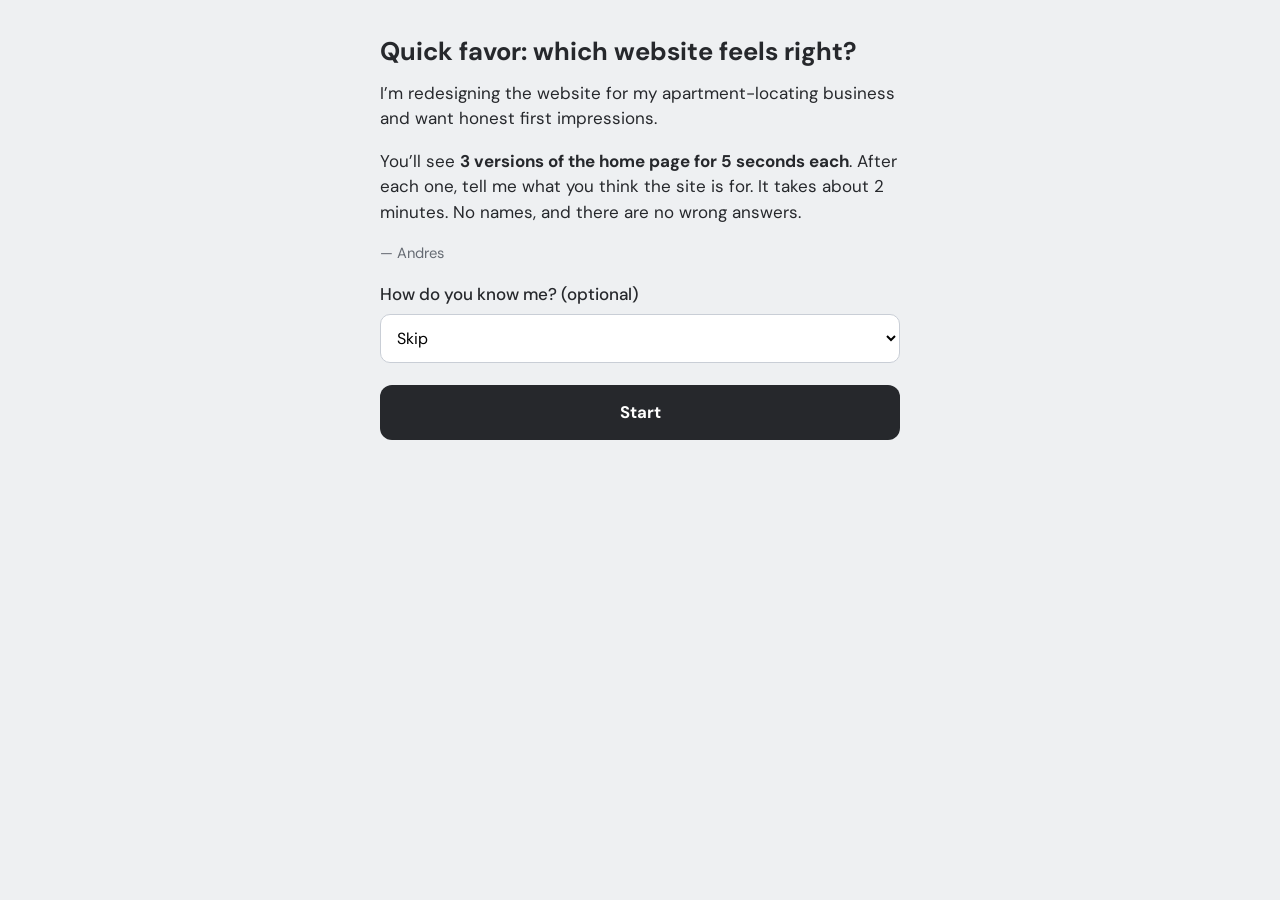
<file: preview/design/look/index.html>
<!doctype html><html lang="en"><head><meta charset="utf-8"><meta name="viewport" content="width=device-width,initial-scale=1"><meta name="robots" content="noindex,nofollow"><title>Quick favor: 3 website designs</title>
<link href="https://fonts.googleapis.com/css2?family=DM+Sans:opsz,wght@9..40,400;9..40,500;9..40,700&display=swap" rel="stylesheet">
<style>
*{box-sizing:border-box}html,body{margin:0;height:100%}body{font:400 17px/1.5 "DM Sans",system-ui,sans-serif;color:#26282c;background:#eef0f2}
.card{max-width:560px;margin:0 auto;padding:32px max(20px,env(safe-area-inset-left)) 40px}
h1{font-size:1.6rem;line-height:1.2;margin:.2em 0 .5em}h2{font-size:1.25rem;margin:0 0 .6em}
p{margin:0 0 1em}.muted{color:#666b73;font-size:.92rem}
label{display:block;font-weight:500;margin:18px 0 6px}
textarea,select{width:100%;font:inherit;font-size:16px;padding:12px;border:1px solid #c9ced6;border-radius:10px;background:#fff}textarea{min-height:84px;resize:vertical}
.btn{display:block;width:100%;margin-top:22px;font:inherit;font-weight:700;font-size:1.05rem;padding:15px;border:0;border-radius:12px;background:#26282c;color:#fff;cursor:pointer}.btn:disabled{opacity:.45}
.step{display:none}.step.on{display:block}
#stage{position:fixed;inset:0;background:#fff;display:none;z-index:5}#stage.on{display:block}
#stage iframe{position:absolute;inset:0;width:100%;height:100%;border:0;visibility:hidden}#stage iframe.show{visibility:visible}
#shield{position:absolute;inset:0;z-index:2}
#bar{position:absolute;left:0;top:0;height:5px;background:#26282c;z-index:3;width:0}
#count{position:fixed;inset:0;display:none;place-items:center;background:#26282c;color:#fff;z-index:6;text-align:center}#count.on{display:grid}
#count b{display:block;font-size:4.5rem;line-height:1}
.picks{display:grid;gap:12px;margin-top:10px}
.pick{display:grid;grid-template-columns:96px 1fr;gap:14px;align-items:center;border:2px solid #c9ced6;border-radius:14px;padding:10px;background:#fff;cursor:pointer;text-align:left;font:inherit}
.pick.sel{border-color:#26282c;box-shadow:0 0 0 2px #26282c}
.thumb{width:96px;height:132px;overflow:hidden;border-radius:8px;position:relative;background:#ddd}
.thumb iframe{width:390px;height:540px;border:0;transform:scale(.246);transform-origin:0 0;pointer-events:none;position:absolute;left:0;top:0}
.dots{display:flex;gap:6px;margin-bottom:14px}.dots i{width:28px;height:5px;border-radius:3px;background:#c9ced6}.dots i.on{background:#26282c}
</style></head><body>
<div class="card">
 <section class="step on" id="s0">
  <h1>Quick favor: which website feels right?</h1>
  <p>I’m redesigning the website for my apartment-locating business and want honest first impressions.</p>
  <p>You’ll see <b>3 versions of the home page for 5 seconds each</b>. After each one, tell me what you think the site is for. It takes about 2 minutes. No names, and there are no wrong answers.</p>
  <p class="muted">— Andres</p>
  <label for="rel">How do you know me? (optional)</label>
  <select id="rel"><option value="">Skip</option><option>Recent client</option><option>Moved recently</option><option>Coworker</option><option>Other</option></select>
  <button class="btn" id="go" disabled>Loading the designs…</button>
 </section>
 <section class="step" id="sq">
  <div class="dots"><i></i><i></i><i></i></div>
  <h2 id="qh">Version 1</h2>
  <label for="qp">What do you think this site is for?</label><textarea id="qp" placeholder="Your first impression, in your own words"></textarea>
  <label for="qc">Anything confusing or off? (optional)</label><textarea id="qc"></textarea>
  <button class="btn" id="qn" disabled>Next</button>
 </section>
 <section class="step" id="st">
  <h2>Which one would you trust to find you an apartment?</h2>
  <p class="muted">Tap one.</p>
  <div class="picks" id="picks"></div>
  <label for="why">Why? (optional)</label><textarea id="why"></textarea>
  <button class="btn" id="send" disabled>Send my answers</button>
 </section>
 <section class="step" id="sd"><h1>Thank you! 🙏</h1><p>That’s really helpful. You can close this page.</p></section>
</div>
<div id="stage"><div id="bar"></div><div id="shield"></div></div>
<div id="count"><div><span id="ct">Version 1 of 3</span><b id="cn">3</b></div></div>
<script>
const HOOK='https://hook.us1.make.com/s13mf12rleher4s18v2sh6od1v3elaas';
const V={a:'A Warm & local',b:'B Clean & premium',c:'C Bold & modern'};
const order=['a','b','c'].sort(()=>Math.random()-.5);
const ans={};let i=0,loaded=0;
const $=id=>document.getElementById(id), show=id=>{document.querySelectorAll('.step').forEach(s=>s.classList.toggle('on',s.id===id));scrollTo(0,0)};
const stage=$('stage'),frames={};
order.forEach(k=>{const f=document.createElement('iframe');f.src='../'+k+'.html';f.setAttribute('tabindex','-1');f.onload=()=>{if(++loaded===3){$('go').disabled=false;$('go').textContent='Start'}};stage.appendChild(f);frames[k]=f});
setTimeout(()=>{if($('go').disabled){$('go').disabled=false;$('go').textContent='Start'}},8000);
function expose(){
  const k=order[i];$('ct').textContent='Version '+(i+1)+' of 3';$('count').classList.add('on');let n=3;$('cn').textContent=n;
  const t=setInterval(()=>{n--;if(n>0){$('cn').textContent=n;return}clearInterval(t);$('count').classList.remove('on');
    stage.classList.add('on');frames[k].classList.add('show');try{frames[k].contentWindow.scrollTo(0,0)}catch(e){}
    const bar=$('bar');bar.style.transition='none';bar.style.width='0';requestAnimationFrame(()=>{bar.style.transition='width 5s linear';bar.style.width='100%'});
    setTimeout(()=>{frames[k].classList.remove('show');stage.classList.remove('on');ask()},5000)},800);
}
function ask(){document.querySelectorAll('.dots i').forEach((d,j)=>d.classList.toggle('on',j<=i));$('qh').textContent='Version '+(i+1);$('qp').value='';$('qc').value='';$('qn').disabled=true;show('sq');$('qp').focus()}
$('qp').oninput=()=>{$('qn').disabled=!$('qp').value.trim()};
$('go').onclick=()=>{show('none');expose()};
$('qn').onclick=()=>{const k=order[i];ans[k+'_purpose']=$('qp').value.trim();ans[k+'_confusing']=$('qc').value.trim();i++;if(i<3){show('none');expose()}else trust()};
let pick='';
function trust(){const box=$('picks');order.forEach((k,j)=>{const b=document.createElement('button');b.className='pick';b.type='button';b.innerHTML='<div class="thumb"><iframe src="../'+k+'.html" tabindex="-1" loading="lazy"></iframe></div><div><b>Version '+(j+1)+'</b></div>';b.onclick=()=>{pick=V[k];box.querySelectorAll('.pick').forEach(x=>x.classList.toggle('sel',x===b));$('send').disabled=false};box.appendChild(b)});show('st')}
$('send').onclick=async()=>{$('send').disabled=true;$('send').textContent='Sending…';
  const q=new URLSearchParams(location.search);
  const body=new URLSearchParams({t:'nal-dt-1127',round:'Home v1 (Nov 27)',rid:Math.random().toString(36).slice(2),order:order.map(k=>k.toUpperCase()).join(' → '),device:matchMedia('(max-width:820px)').matches?'Phone':'Desktop',rel:$('rel').value,trust:pick,why:$('why').value.trim(),test:q.get('test')==='1'?'1':'0',...ans});
  await fetch(HOOK,{method:'POST',mode:'no-cors',body}).catch(()=>{});show('sd')};
</script></body></html>
</file>
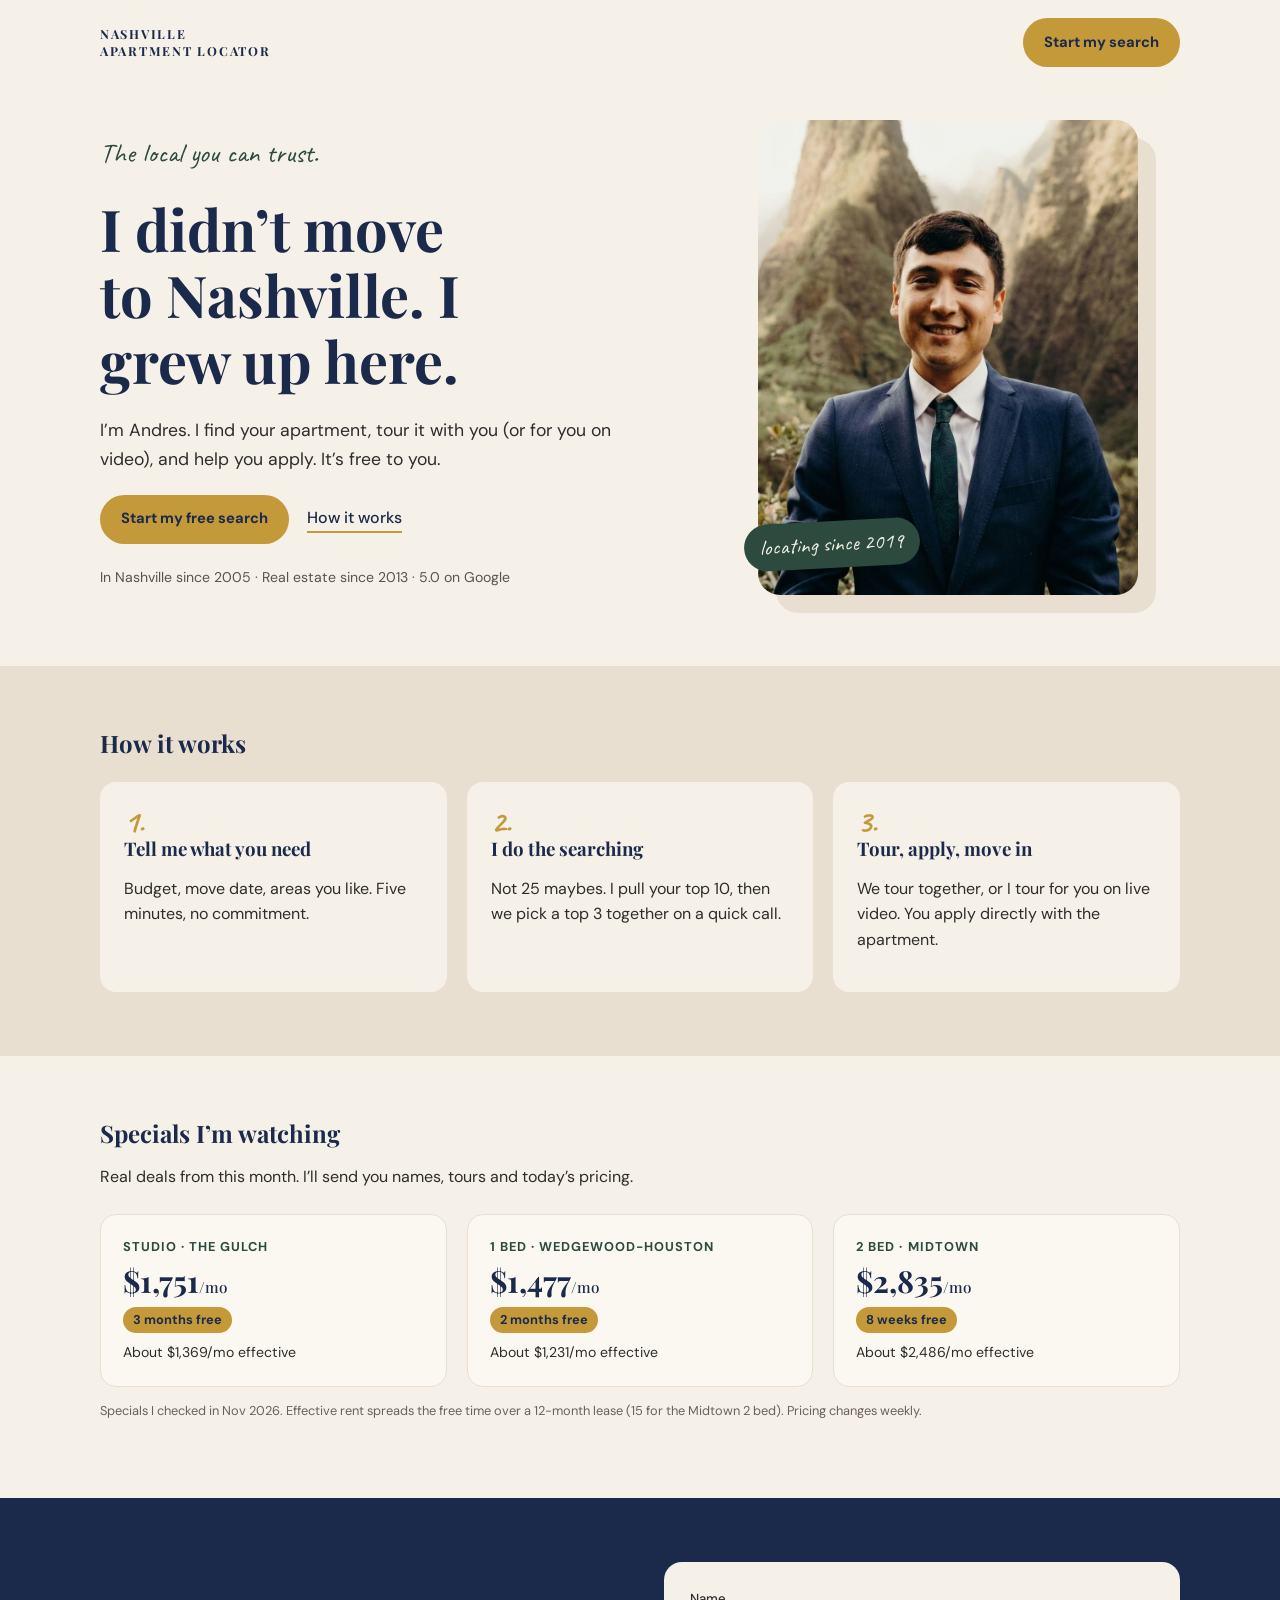
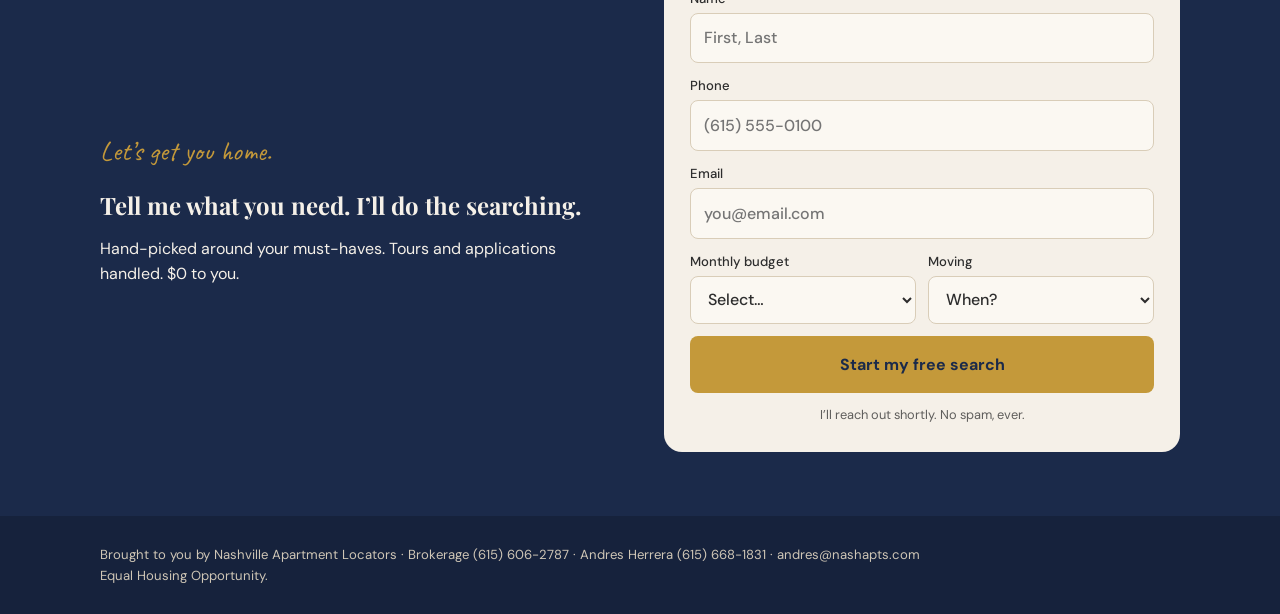
<file: preview/design/a.html>
<!doctype html><html lang="en"><head><meta charset="utf-8"><meta name="viewport" content="width=device-width,initial-scale=1"><meta name="robots" content="noindex,nofollow"><title>Design A: Warm & local</title><link rel="preconnect" href="https://fonts.googleapis.com"><link rel="preconnect" href="https://fonts.gstatic.com" crossorigin><link href="https://fonts.googleapis.com/css2?family=Caveat:wght@600&family=DM+Sans:opsz,wght@9..40,400;9..40,500;9..40,700;9..40,800&family=Playfair+Display:ital,wght@0,600;0,700;1,600&display=swap" rel="stylesheet"><style>
*,*:before,*:after{box-sizing:border-box}html{-webkit-text-size-adjust:100%}body{margin:0}img{max-width:100%;display:block}a{color:inherit}
.w{max-width:1120px;margin:0 auto;padding-left:max(20px,env(safe-area-inset-left));padding-right:max(20px,env(safe-area-inset-right))}
form label{display:grid;gap:4px;font-size:.82rem;font-weight:500}form input,form select{font:inherit;font-size:1rem;padding:.72rem .8rem;border-radius:8px;width:100%}form{display:grid;gap:12px}.row2{display:grid;grid-template-columns:1fr 1fr;gap:12px}form button{font:inherit;font-weight:700;font-size:1rem;padding:1rem;border:0;border-radius:8px;cursor:pointer}.fine{font-size:.8rem;text-align:center;margin:0;opacity:.75}

:root{--navy:#1B2A4A;--ink:#2D2D2D;--cream:#F5F0E8;--linen:#E8DFD0;--gold:#C4993A;--green:#2C4A3E}
body{background:var(--cream);color:var(--ink);font:400 16px/1.6 "DM Sans",system-ui,sans-serif}
h1,h2,h3{font-family:"Playfair Display",Georgia,serif;color:var(--navy);line-height:1.15;margin:0 0 .4em;text-wrap:balance}
.hd{display:flex;justify-content:space-between;align-items:center;padding-block:18px}
.wm{font-family:"Playfair Display",serif;font-weight:700;letter-spacing:.14em;font-size:.78rem;color:var(--navy);text-transform:uppercase;line-height:1.3}
.btn{display:inline-block;background:var(--gold);color:#1B2A4A;font-weight:700;text-decoration:none;padding:.8rem 1.3rem;border-radius:999px;font-size:.92rem}
.hero{display:grid;grid-template-columns:1.1fr .9fr;gap:48px;align-items:center;padding-block:28px 64px}
.cav{font-family:"Caveat",cursive;color:var(--green);font-size:1.7rem;line-height:1}
.hero h1{font-size:clamp(2.3rem,6vw,3.6rem)}
.lede{font-size:1.1rem;max-width:32rem}
.cta{display:flex;gap:18px;align-items:center;flex-wrap:wrap;margin:22px 0}
.ul{color:var(--navy);font-weight:500;text-decoration:none;border-bottom:2px solid var(--gold)}
.proof{font-size:.88rem;color:#5b5348}
.ph{position:relative;justify-self:center;max-width:380px;width:100%}
.ph:before{content:"";position:absolute;inset:18px -18px -18px 18px;background:var(--linen);border-radius:22px}
.ph img{position:relative;border-radius:22px;aspect-ratio:4/5;object-fit:cover;width:100%}
.tag{position:absolute;left:-14px;bottom:28px;background:var(--green);color:var(--cream);font-family:"Caveat",cursive;font-size:1.35rem;padding:6px 16px;border-radius:999px;transform:rotate(-3deg)}
.sec{padding-block:64px}.lin{background:var(--linen)}
.steps{display:grid;grid-template-columns:repeat(3,1fr);gap:20px;margin-top:24px}
.step{background:var(--cream);border-radius:16px;padding:24px}
.step b{font-family:"Caveat",cursive;font-size:2rem;color:var(--gold);display:block;line-height:1}
.deals{display:grid;grid-template-columns:repeat(3,1fr);gap:20px;margin-top:24px}
.deal{background:#FBF8F2;border:1px solid var(--linen);border-radius:16px;padding:22px}
.deal .a{font-size:.8rem;letter-spacing:.08em;text-transform:uppercase;color:var(--green);font-weight:700}
.deal .p{font-family:"Playfair Display",serif;font-size:1.9rem;color:var(--navy);font-weight:700}
.deal .s{display:inline-block;background:var(--gold);color:var(--navy);font-weight:700;font-size:.8rem;padding:3px 10px;border-radius:999px}
.note{font-size:.8rem;color:#6b6257;margin-top:14px}
.fs{background:var(--navy);color:var(--cream)}.fs h2{color:var(--cream)}
.fg{display:grid;grid-template-columns:1fr 1fr;gap:48px;align-items:center}
.fcard{background:var(--cream);color:var(--ink);border-radius:18px;padding:26px}
.fcard input,.fcard select{border:1px solid #d9cdb8;background:#FBF8F2;color:var(--ink)}.fcard button{background:var(--gold);color:var(--navy)}
.ft{background:#16223c;color:#cfc6b6;font-size:.82rem;padding-block:28px}
@media(max-width:820px){.hero,.fg{grid-template-columns:1fr;gap:28px}.ph{max-width:210px;order:-1;margin-left:18px}.ph img{aspect-ratio:1}.steps,.deals{grid-template-columns:1fr}.hd .btn{padding:.6rem 1rem;font-size:.82rem}.sec{padding-block:48px}}
</style></head><body><header class="w hd"><div class="wm">Nashville<br>Apartment Locator</div><a class="btn" href="#go">Start my search</a></header>
<section class="w hero"><div><p class="cav">The local you can trust.</p><h1>I didn’t move to Nashville. I grew up here.</h1>
<p class="lede">I’m Andres. I find your apartment, tour it with you (or for you on video), and help you apply. It’s free to you.</p>
<div class="cta"><a class="btn" href="#go">Start my free search</a><a class="ul" href="#how">How it works</a></div>
<p class="proof">In Nashville since 2005 · Real estate since 2013 · 5.0 on Google</p></div>
<div class="ph"><img src="https://pakalolo0420.github.io/nal-deals/site/andres-headshot.jpg" alt="Andres Herrera"><span class="tag">locating since 2019</span></div></section>
<section class="sec lin" id="how"><div class="w"><h2>How it works</h2><div class="steps"><div class="step"><b>1.</b><h3>Tell me what you need</h3><p>Budget, move date, areas you like. Five minutes, no commitment.</p></div><div class="step"><b>2.</b><h3>I do the searching</h3><p>Not 25 maybes. I pull your top 10, then we pick a top 3 together on a quick call.</p></div><div class="step"><b>3.</b><h3>Tour, apply, move in</h3><p>We tour together, or I tour for you on live video. You apply directly with the apartment.</p></div></div></div></section>
<section class="sec"><div class="w"><h2>Specials I’m watching</h2><p>Real deals from this month. I’ll send you names, tours and today’s pricing.</p><div class="deals"><div class="deal"><div class="a">Studio · The Gulch</div><div class="p">$1,751<small style="font-size:.5em;font-weight:500">/mo</small></div><span class="s">3 months free</span><div class="e" style="font-size:.88rem;margin-top:8px">About $1,369/mo effective</div></div><div class="deal"><div class="a">1 bed · Wedgewood-Houston</div><div class="p">$1,477<small style="font-size:.5em;font-weight:500">/mo</small></div><span class="s">2 months free</span><div class="e" style="font-size:.88rem;margin-top:8px">About $1,231/mo effective</div></div><div class="deal"><div class="a">2 bed · Midtown</div><div class="p">$2,835<small style="font-size:.5em;font-weight:500">/mo</small></div><span class="s">8 weeks free</span><div class="e" style="font-size:.88rem;margin-top:8px">About $2,486/mo effective</div></div></div><p class="note">Specials I checked in Nov 2026. Effective rent spreads the free time over a 12-month lease (15 for the Midtown 2 bed). Pricing changes weekly.</p></div></section>
<section class="sec fs" id="go"><div class="w fg"><div><p class="cav" style="color:var(--gold)">Let’s get you home.</p><h2>Tell me what you need. I’ll do the searching.</h2><p>Hand-picked around your must-haves. Tours and applications handled. $0 to you.</p></div><div class="fcard"><form class="f" onsubmit="event.preventDefault();this.querySelector('button').textContent='Preview only: nothing was sent'">
<label>Name<input name="name" placeholder="First, Last" autocomplete="off"></label>
<label>Phone<input name="phone" type="tel" placeholder="(615) 555-0100" autocomplete="off"></label>
<label>Email<input name="email" type="email" placeholder="you@email.com" autocomplete="off"></label>
<div class="row2"><label>Monthly budget<select><option>Select…</option><option>Under $1,100</option><option>$1,100–$1,500</option><option>$1,500–$2,000</option><option>$2,000–$2,500</option><option>$2,500+</option></select></label>
<label>Moving<select><option>When?</option><option>ASAP</option><option>1–2 months</option><option>2–3 months</option><option>3+ months</option></select></label></div>
<button type="submit">Start my free search</button><p class="fine">I’ll reach out shortly. No spam, ever.</p></form></div></div></section>
<footer class="ft"><div class="w">Brought to you by Nashville Apartment Locators · Brokerage (615) 606-2787 · Andres Herrera (615) 668-1831 · andres@nashapts.com<br>Equal Housing Opportunity.</div></footer></body></html>
</file>
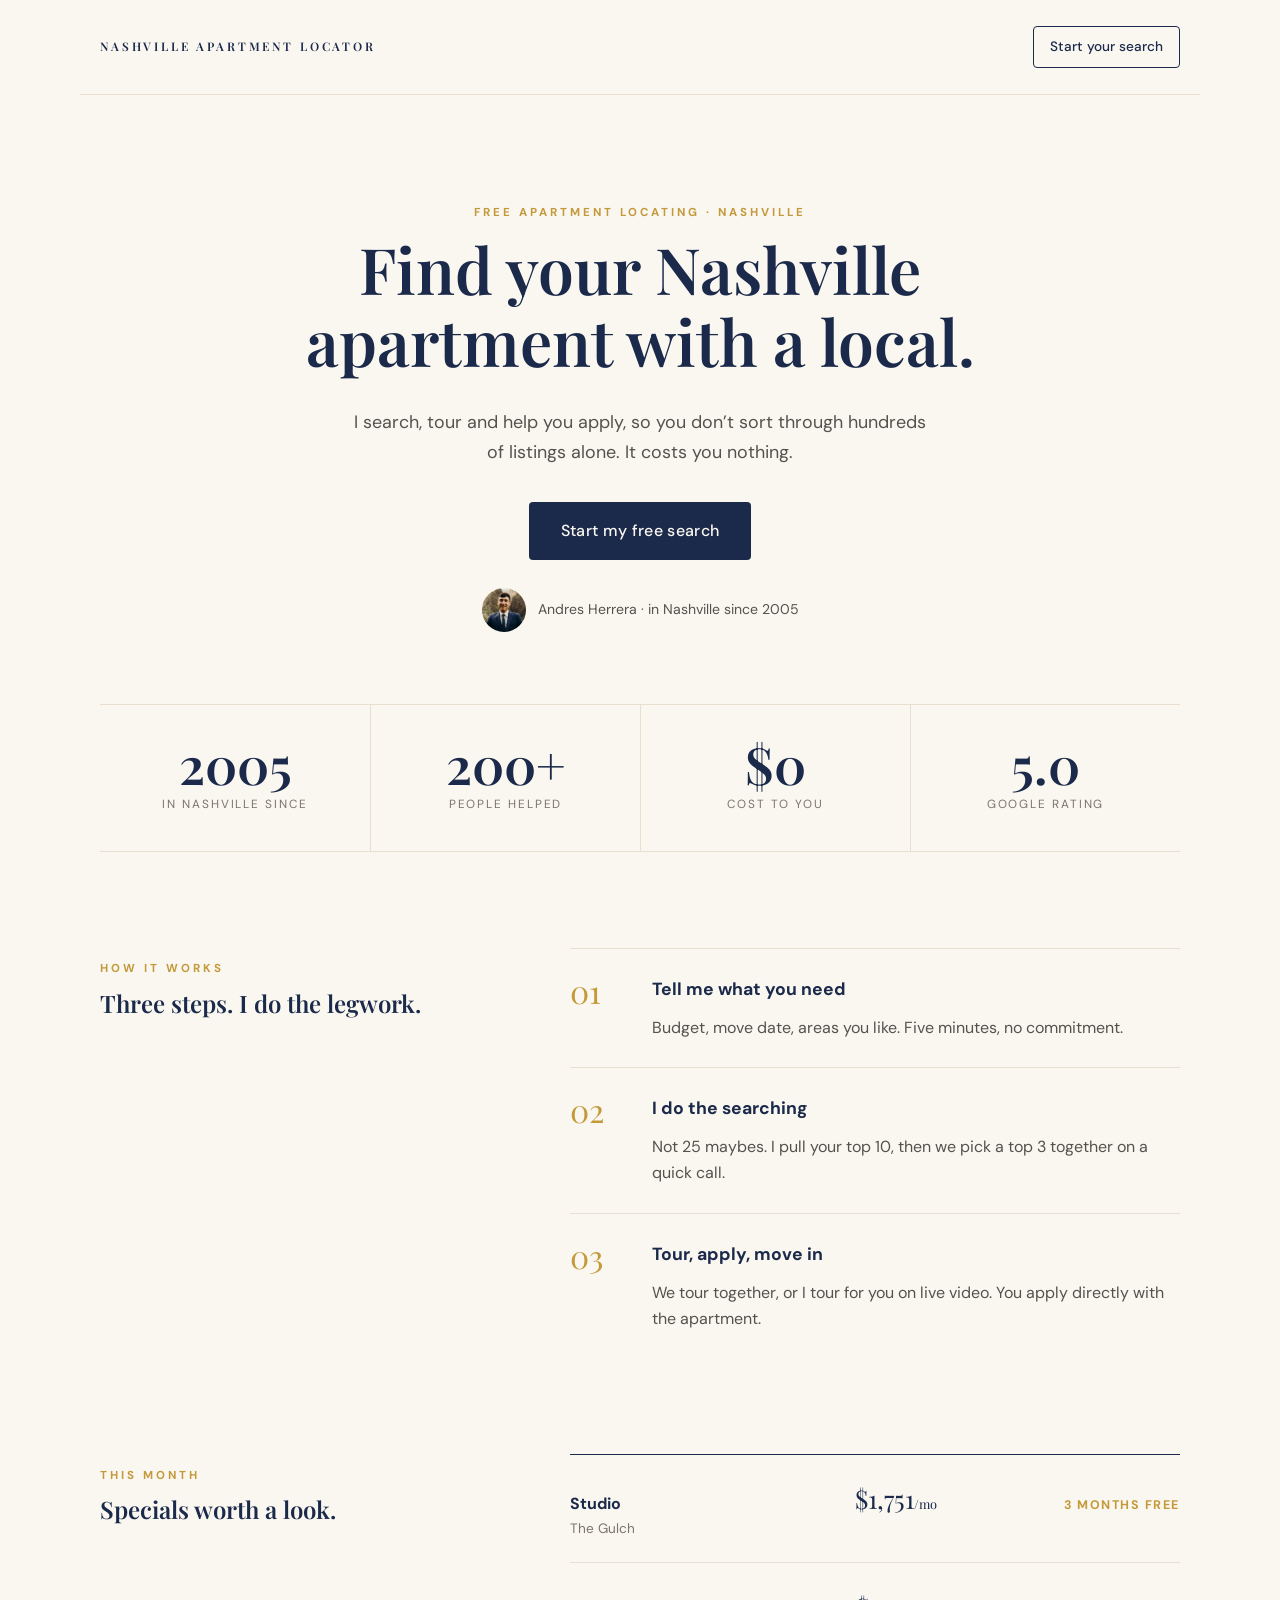
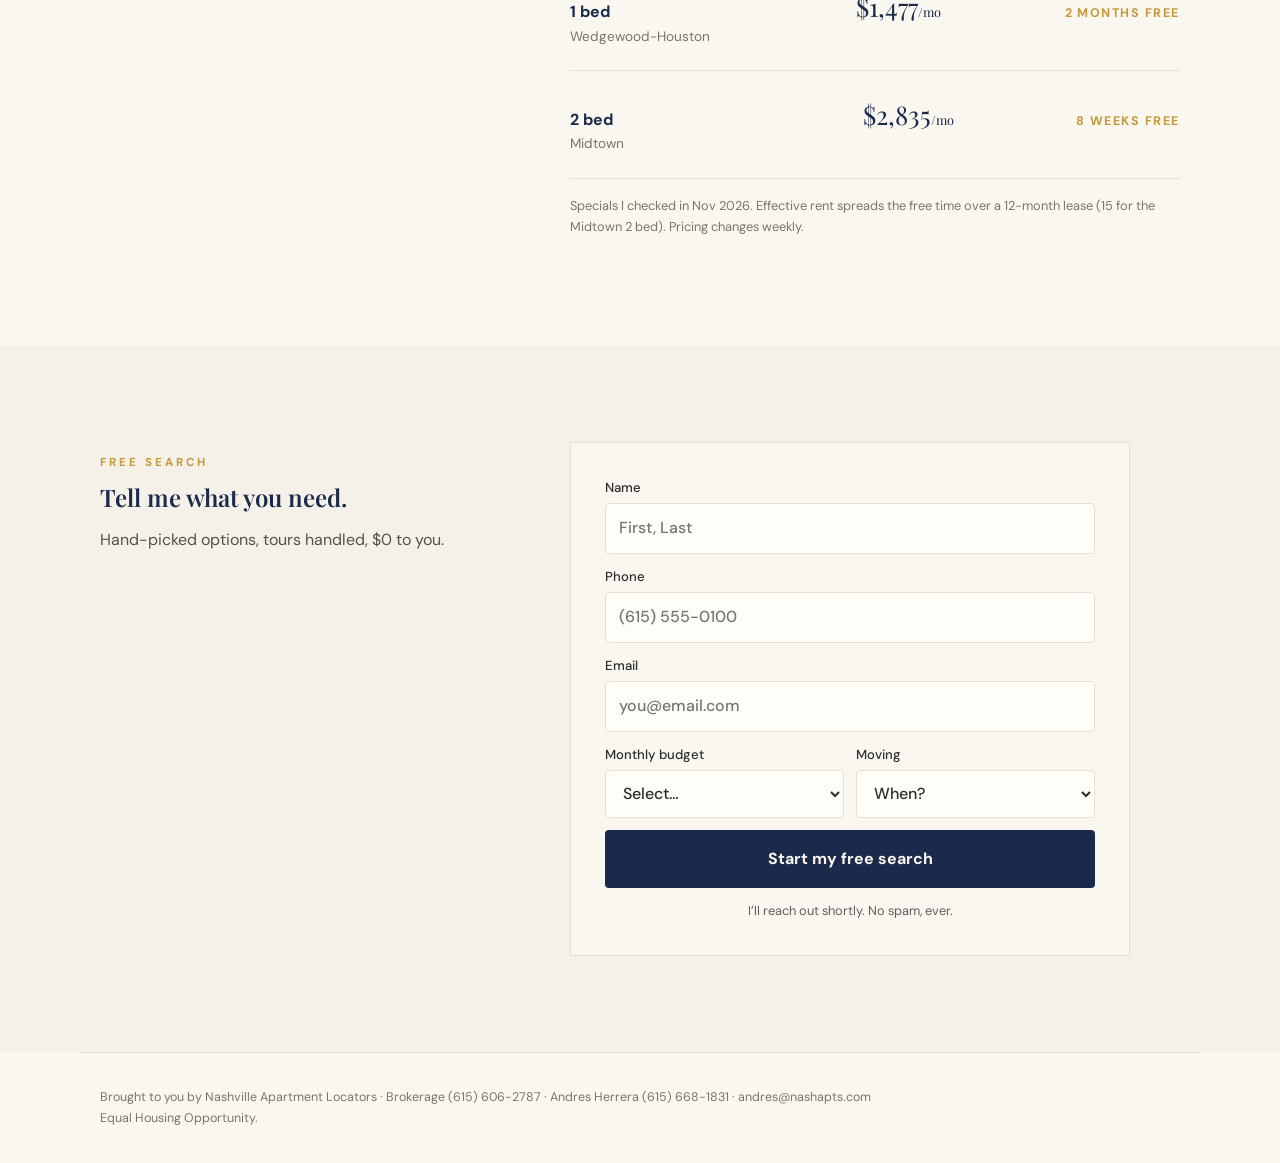
<file: preview/design/b.html>
<!doctype html><html lang="en"><head><meta charset="utf-8"><meta name="viewport" content="width=device-width,initial-scale=1"><meta name="robots" content="noindex,nofollow"><title>Design B: Clean & premium</title><link rel="preconnect" href="https://fonts.googleapis.com"><link rel="preconnect" href="https://fonts.gstatic.com" crossorigin><link href="https://fonts.googleapis.com/css2?family=Caveat:wght@600&family=DM+Sans:opsz,wght@9..40,400;9..40,500;9..40,700;9..40,800&family=Playfair+Display:ital,wght@0,600;0,700;1,600&display=swap" rel="stylesheet"><style>
*,*:before,*:after{box-sizing:border-box}html{-webkit-text-size-adjust:100%}body{margin:0}img{max-width:100%;display:block}a{color:inherit}
.w{max-width:1120px;margin:0 auto;padding-left:max(20px,env(safe-area-inset-left));padding-right:max(20px,env(safe-area-inset-right))}
form label{display:grid;gap:4px;font-size:.82rem;font-weight:500}form input,form select{font:inherit;font-size:1rem;padding:.72rem .8rem;border-radius:8px;width:100%}form{display:grid;gap:12px}.row2{display:grid;grid-template-columns:1fr 1fr;gap:12px}form button{font:inherit;font-weight:700;font-size:1rem;padding:1rem;border:0;border-radius:8px;cursor:pointer}.fine{font-size:.8rem;text-align:center;margin:0;opacity:.75}

:root{--navy:#1B2A4A;--ink:#2D2D2D;--paper:#FAF7F1;--cream:#F5F0E8;--linen:#E8DFD0;--gold:#C4993A}
body{background:var(--paper);color:var(--ink);font:400 16px/1.65 "DM Sans",system-ui,sans-serif}
h1,h2{font-family:"Playfair Display",Georgia,serif;color:var(--navy);font-weight:600;line-height:1.12;margin:0 0 .5em;text-wrap:balance}
.hd{display:flex;justify-content:space-between;align-items:center;padding-block:26px;border-bottom:1px solid var(--linen)}
.wm{font-family:"Playfair Display",serif;font-weight:600;letter-spacing:.24em;font-size:.74rem;color:var(--navy);text-transform:uppercase}
.lk{font-size:.85rem;font-weight:500;color:var(--navy);text-decoration:none;border:1px solid var(--navy);padding:.55rem 1rem;border-radius:4px}
.hero{text-align:center;padding-block:96px 72px;max-width:860px}
.ey{font-size:.72rem;letter-spacing:.26em;text-transform:uppercase;color:var(--gold);font-weight:700}
.hero h1{font-size:clamp(2.3rem,6vw,4rem)}
.lede{font-size:1.12rem;color:#55524c;max-width:36rem;margin:0 auto 34px}
.btn{display:inline-block;background:var(--navy);color:var(--paper);text-decoration:none;font-weight:500;padding:1rem 2rem;border-radius:4px;letter-spacing:.02em}
.me{display:flex;gap:12px;align-items:center;justify-content:center;margin-top:28px;font-size:.88rem;color:#55524c}
.me img{width:44px;height:44px;border-radius:50%;object-fit:cover}
.nums{display:grid;grid-template-columns:repeat(4,1fr);border-top:1px solid var(--linen);border-bottom:1px solid var(--linen)}
.nums div{padding:34px 12px;text-align:center;border-left:1px solid var(--linen)}.nums div:first-child{border-left:0}
.nums b{display:block;font-family:"Playfair Display",serif;font-weight:600;font-size:clamp(2rem,5vw,3.2rem);color:var(--navy);line-height:1}
.nums span{font-size:.74rem;letter-spacing:.16em;text-transform:uppercase;color:#7a756c}
.sec{padding-block:96px}
.two{display:grid;grid-template-columns:.8fr 1.2fr;gap:64px}
.st{display:grid;grid-template-columns:64px 1fr;gap:8px 18px;padding:26px 0;border-top:1px solid var(--linen)}
.st i{font-style:normal;font-family:"Playfair Display",serif;font-size:2rem;color:var(--gold);line-height:1}
.st h3{margin:0;font-size:1.1rem;color:var(--navy);font-weight:700}.st p{margin:0;grid-column:2;color:#55524c}
.dl{border-top:1px solid var(--navy)}
.dr{display:grid;grid-template-columns:1.4fr 1fr auto;gap:16px;align-items:baseline;padding:22px 0;border-bottom:1px solid var(--linen)}
.dr .a{font-weight:700;color:var(--navy)}.dr .a small{display:block;font-weight:400;color:#7a756c;font-size:.85rem}
.dr .p{font-family:"Playfair Display",serif;font-size:1.6rem;color:var(--navy)}
.dr .s{font-size:.78rem;letter-spacing:.12em;text-transform:uppercase;color:var(--gold);font-weight:700}
.note{font-size:.8rem;color:#7a756c;margin-top:16px}
.fs{background:var(--cream)}
.fcard{background:var(--paper);border:1px solid var(--linen);padding:34px;max-width:560px}
.fcard input,.fcard select{border:1px solid var(--linen);background:#FFFDF8;color:var(--ink);border-radius:4px}.fcard button{background:var(--navy);color:var(--paper);border-radius:4px}
.ft{font-size:.78rem;color:#7a756c;padding-block:34px;border-top:1px solid var(--linen)}
@media(max-width:820px){.hero{padding-block:56px 48px}.nums{grid-template-columns:repeat(2,1fr)}.nums div:nth-child(3){border-left:0}.nums div:nth-child(-n+2){border-bottom:1px solid var(--linen)}.two{grid-template-columns:1fr;gap:12px}.sec{padding-block:64px}.dr{grid-template-columns:1fr auto}.dr .s{grid-column:1/-1}.lk{display:none}}
</style></head><body><header class="w hd"><div class="wm">Nashville Apartment Locator</div><a class="lk" href="#go">Start your search</a></header>
<section class="w hero"><p class="ey">Free apartment locating · Nashville</p><h1>Find your Nashville apartment with a local.</h1>
<p class="lede">I search, tour and help you apply, so you don’t sort through hundreds of listings alone. It costs you nothing.</p>
<a class="btn" href="#go">Start my free search</a><div class="me"><img src="https://pakalolo0420.github.io/nal-deals/site/andres-headshot.jpg" alt="Andres Herrera"><span>Andres Herrera · in Nashville since 2005</span></div></section>
<div class="w"><div class="nums"><div><b>2005</b><span>In Nashville since</span></div><div><b>200+</b><span>People helped</span></div><div><b>$0</b><span>Cost to you</span></div><div><b>5.0</b><span>Google rating</span></div></div></div>
<section class="sec"><div class="w two"><div><p class="ey">How it works</p><h2>Three steps. I do the legwork.</h2></div><div><div class="st"><i>01</i><h3>Tell me what you need</h3><p>Budget, move date, areas you like. Five minutes, no commitment.</p></div><div class="st"><i>02</i><h3>I do the searching</h3><p>Not 25 maybes. I pull your top 10, then we pick a top 3 together on a quick call.</p></div><div class="st"><i>03</i><h3>Tour, apply, move in</h3><p>We tour together, or I tour for you on live video. You apply directly with the apartment.</p></div></div></div></section>
<section class="sec" style="padding-top:0"><div class="w two"><div><p class="ey">This month</p><h2>Specials worth a look.</h2></div><div><div class="dl"><div class="dr"><div class="a">Studio<small>The Gulch</small></div><div class="p">$1,751<small style="font-size:.5em">/mo</small></div><div class="s">3 months free</div></div><div class="dr"><div class="a">1 bed<small>Wedgewood-Houston</small></div><div class="p">$1,477<small style="font-size:.5em">/mo</small></div><div class="s">2 months free</div></div><div class="dr"><div class="a">2 bed<small>Midtown</small></div><div class="p">$2,835<small style="font-size:.5em">/mo</small></div><div class="s">8 weeks free</div></div></div><p class="note">Specials I checked in Nov 2026. Effective rent spreads the free time over a 12-month lease (15 for the Midtown 2 bed). Pricing changes weekly.</p></div></div></section>
<section class="sec fs" id="go"><div class="w two"><div><p class="ey">Free search</p><h2>Tell me what you need.</h2><p style="color:#55524c">Hand-picked options, tours handled, $0 to you.</p></div><div class="fcard"><form class="f" onsubmit="event.preventDefault();this.querySelector('button').textContent='Preview only: nothing was sent'">
<label>Name<input name="name" placeholder="First, Last" autocomplete="off"></label>
<label>Phone<input name="phone" type="tel" placeholder="(615) 555-0100" autocomplete="off"></label>
<label>Email<input name="email" type="email" placeholder="you@email.com" autocomplete="off"></label>
<div class="row2"><label>Monthly budget<select><option>Select…</option><option>Under $1,100</option><option>$1,100–$1,500</option><option>$1,500–$2,000</option><option>$2,000–$2,500</option><option>$2,500+</option></select></label>
<label>Moving<select><option>When?</option><option>ASAP</option><option>1–2 months</option><option>2–3 months</option><option>3+ months</option></select></label></div>
<button type="submit">Start my free search</button><p class="fine">I’ll reach out shortly. No spam, ever.</p></form></div></div></section>
<footer class="w ft">Brought to you by Nashville Apartment Locators · Brokerage (615) 606-2787 · Andres Herrera (615) 668-1831 · andres@nashapts.com<br>Equal Housing Opportunity.</footer></body></html>
</file>
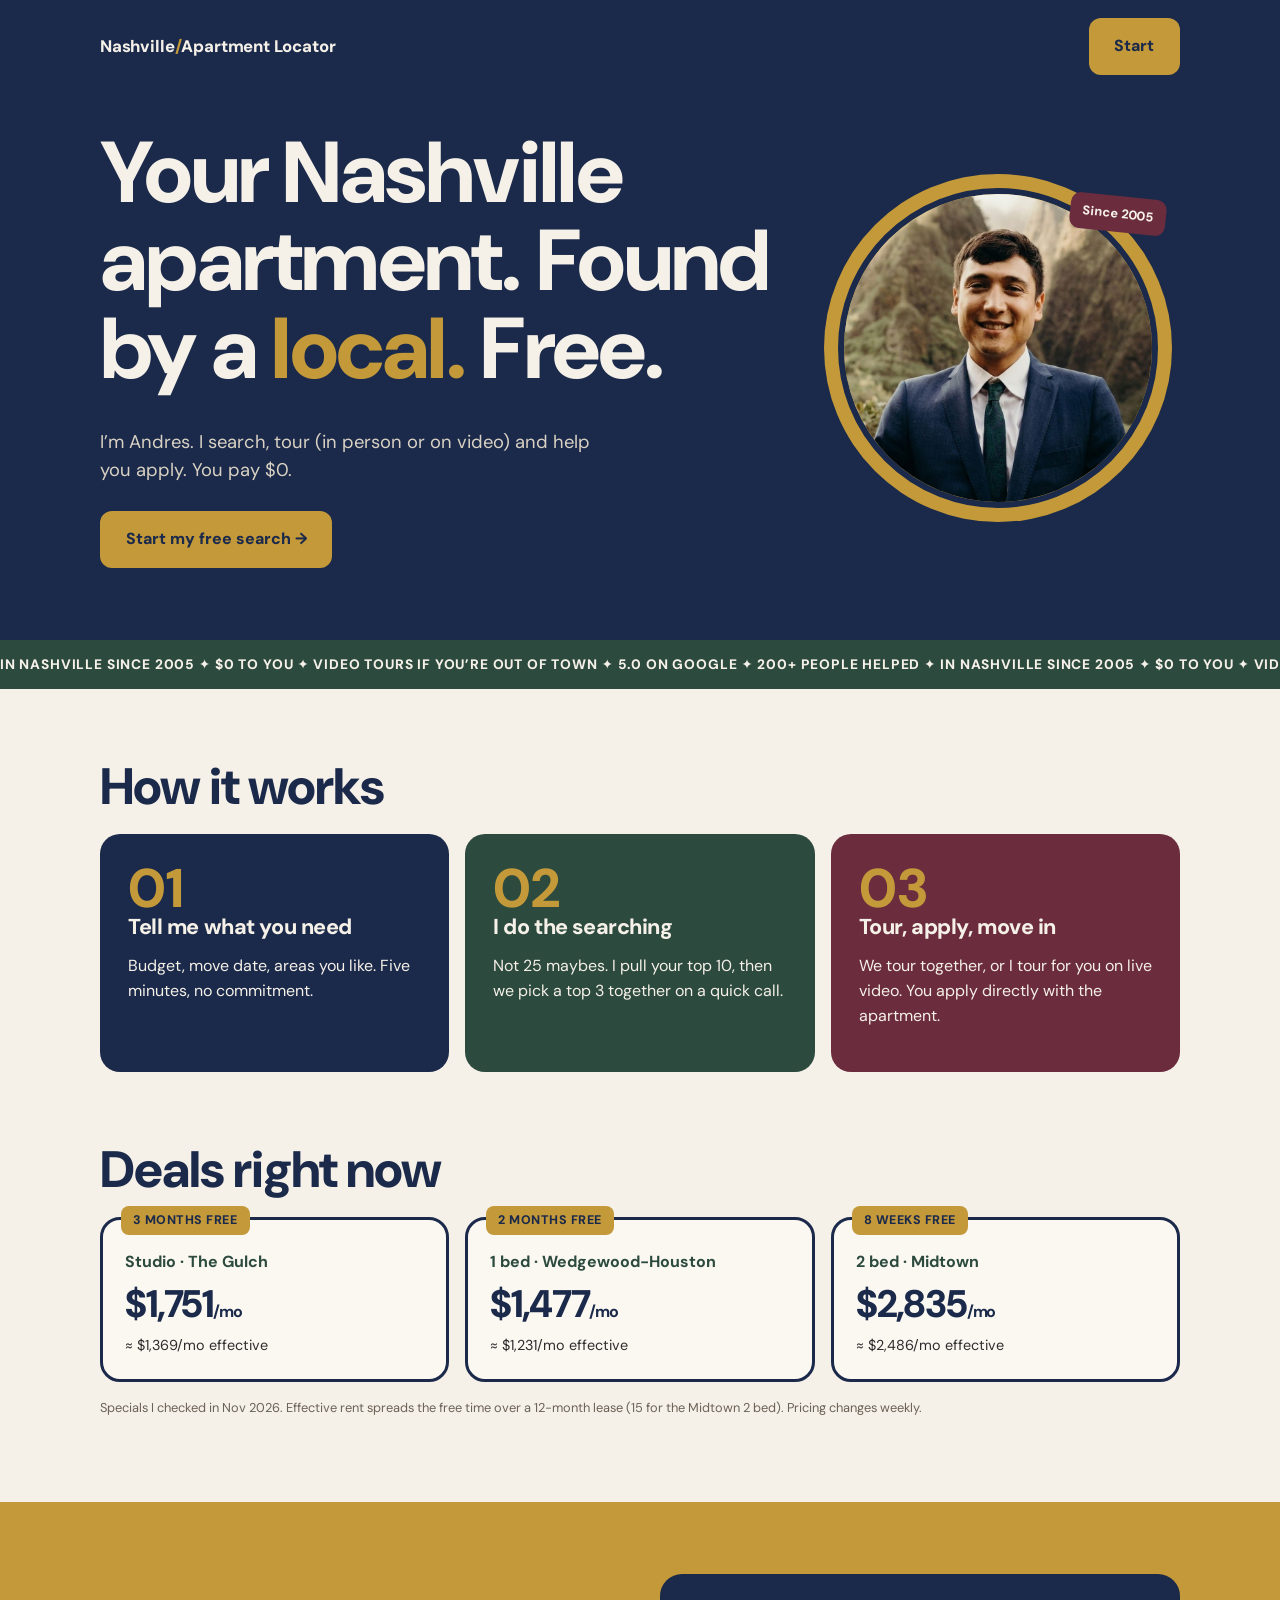
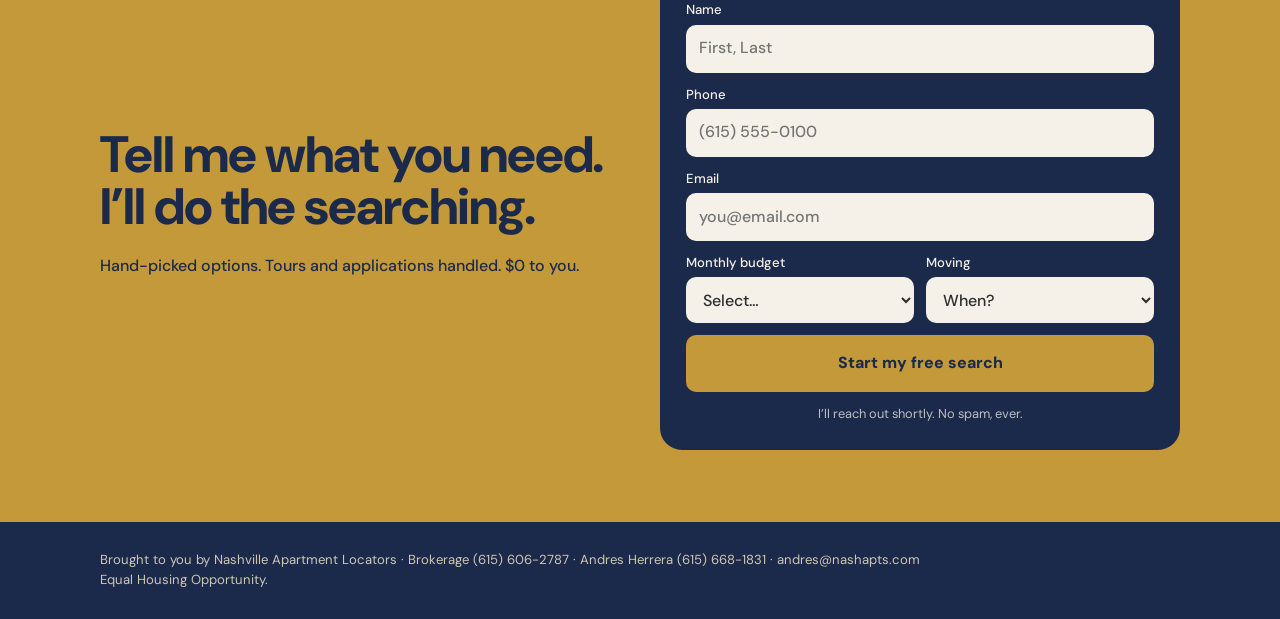
<file: preview/design/c.html>
<!doctype html><html lang="en"><head><meta charset="utf-8"><meta name="viewport" content="width=device-width,initial-scale=1"><meta name="robots" content="noindex,nofollow"><title>Design C: Bold & modern</title><link rel="preconnect" href="https://fonts.googleapis.com"><link rel="preconnect" href="https://fonts.gstatic.com" crossorigin><link href="https://fonts.googleapis.com/css2?family=Caveat:wght@600&family=DM+Sans:opsz,wght@9..40,400;9..40,500;9..40,700;9..40,800&family=Playfair+Display:ital,wght@0,600;0,700;1,600&display=swap" rel="stylesheet"><style>
*,*:before,*:after{box-sizing:border-box}html{-webkit-text-size-adjust:100%}body{margin:0}img{max-width:100%;display:block}a{color:inherit}
.w{max-width:1120px;margin:0 auto;padding-left:max(20px,env(safe-area-inset-left));padding-right:max(20px,env(safe-area-inset-right))}
form label{display:grid;gap:4px;font-size:.82rem;font-weight:500}form input,form select{font:inherit;font-size:1rem;padding:.72rem .8rem;border-radius:8px;width:100%}form{display:grid;gap:12px}.row2{display:grid;grid-template-columns:1fr 1fr;gap:12px}form button{font:inherit;font-weight:700;font-size:1rem;padding:1rem;border:0;border-radius:8px;cursor:pointer}.fine{font-size:.8rem;text-align:center;margin:0;opacity:.75}

:root{--navy:#1B2A4A;--ink:#2D2D2D;--cream:#F5F0E8;--linen:#E8DFD0;--gold:#C4993A;--green:#2C4A3E;--wine:#6B2D3E}
body{background:var(--cream);color:var(--ink);font:400 16px/1.55 "DM Sans",system-ui,sans-serif}
h1,h2,h3{font-family:"DM Sans",sans-serif;font-weight:800;letter-spacing:-.02em;line-height:1.02;margin:0 0 .4em;text-wrap:balance}
.top{background:var(--navy);color:var(--cream)}
.hd{display:flex;justify-content:space-between;align-items:center;padding-block:18px}
.wm{font-weight:800;letter-spacing:-.01em;font-size:1.05rem}.wm span{color:var(--gold)}
.btn{display:inline-block;background:var(--gold);color:var(--navy);font-weight:800;text-decoration:none;padding:1rem 1.6rem;border-radius:12px;font-size:1rem}
.hero{display:grid;grid-template-columns:1.3fr .7fr;gap:40px;align-items:center;padding-block:36px 72px}
.hero h1{font-size:clamp(2.7rem,8vw,5.4rem);color:var(--cream)}.hero h1 em{font-style:normal;color:var(--gold)}
.lede{font-size:1.15rem;color:#d9d2c4;max-width:32rem;margin-bottom:26px}
.ph{position:relative;justify-self:center;width:100%;max-width:320px}
.ph:before{content:"";position:absolute;inset:-14px;border-radius:50%;background:var(--gold)}
.ph img{position:relative;border-radius:50%;aspect-ratio:1;object-fit:cover;width:100%;border:6px solid var(--navy)}
.badge{position:absolute;right:-8px;top:8px;background:var(--wine);color:var(--cream);font-weight:800;font-size:.8rem;padding:8px 12px;border-radius:10px;transform:rotate(6deg)}
.strip{background:var(--green);color:var(--cream);font-weight:800;letter-spacing:.06em;font-size:.86rem;text-transform:uppercase;overflow:hidden;white-space:nowrap;padding:14px 0}
.strip span{display:inline-block;animation:mq 30s linear infinite}@keyframes mq{to{transform:translateX(-50%)}}
.sec{padding-block:72px}.sec h2{font-size:clamp(2rem,5vw,3.2rem);color:var(--navy)}
.steps{display:grid;grid-template-columns:repeat(3,1fr);gap:16px}
.step{border-radius:20px;padding:28px;color:var(--cream)}.step:nth-child(1){background:var(--navy)}.step:nth-child(2){background:var(--green)}.step:nth-child(3){background:var(--wine)}
.step b{display:block;font-size:3.4rem;font-weight:800;color:var(--gold);line-height:1}.step h3{font-size:1.35rem}
.deals{display:grid;grid-template-columns:repeat(3,1fr);gap:16px}
.deal{background:#FBF8F2;border:3px solid var(--navy);border-radius:20px;padding:22px;position:relative}
.deal .s{position:absolute;top:-14px;left:18px;background:var(--gold);color:var(--navy);font-weight:800;font-size:.78rem;text-transform:uppercase;letter-spacing:.04em;padding:5px 12px;border-radius:8px}
.deal .a{font-weight:700;color:var(--green);margin-top:8px}.deal .p{font-size:2.4rem;font-weight:800;color:var(--navy);letter-spacing:-.03em}
.note{font-size:.8rem;color:#6b6257;margin-top:16px}
.fs{background:var(--gold)}.fs h2{color:var(--navy)}
.fg{display:grid;grid-template-columns:1fr 1fr;gap:40px;align-items:center}
.fcard{background:var(--navy);color:var(--cream);border-radius:22px;padding:26px}
.fcard input,.fcard select{border:0;background:var(--cream);color:var(--ink);border-radius:10px}.fcard button{background:var(--gold);color:var(--navy);font-weight:800;border-radius:10px}
.ft{background:var(--navy);color:#cfc6b6;font-size:.82rem;padding-block:28px}
@media(max-width:820px){.hero,.fg{grid-template-columns:1fr;gap:28px}.ph{max-width:200px;order:-1;justify-self:start;margin:14px 0 0 14px}.steps,.deals{grid-template-columns:1fr}.deals{gap:26px}.sec{padding-block:52px}.hd .btn{padding:.6rem 1rem;font-size:.85rem}}
</style></head><body><div class="top"><header class="w hd"><div class="wm">Nashville<span>/</span>Apartment Locator</div><a class="btn" href="#go">Start</a></header>
<section class="w hero"><div><h1>Your Nashville apartment. Found by a <em>local.</em> Free.</h1><p class="lede">I’m Andres. I search, tour (in person or on video) and help you apply. You pay $0.</p><a class="btn" href="#go">Start my free search →</a></div>
<div class="ph"><img src="https://pakalolo0420.github.io/nal-deals/site/andres-headshot.jpg" alt="Andres Herrera"><span class="badge">Since 2005</span></div></section></div>
<div class="strip"><span>In Nashville since 2005 ✦ $0 to you ✦ Video tours if you’re out of town ✦ 5.0 on Google ✦ 200+ people helped ✦ In Nashville since 2005 ✦ $0 to you ✦ Video tours if you’re out of town ✦ 5.0 on Google ✦ 200+ people helped ✦ </span></div>
<section class="sec"><div class="w"><h2>How it works</h2><div class="steps"><div class="step"><b>01</b><h3>Tell me what you need</h3><p>Budget, move date, areas you like. Five minutes, no commitment.</p></div><div class="step"><b>02</b><h3>I do the searching</h3><p>Not 25 maybes. I pull your top 10, then we pick a top 3 together on a quick call.</p></div><div class="step"><b>03</b><h3>Tour, apply, move in</h3><p>We tour together, or I tour for you on live video. You apply directly with the apartment.</p></div></div></div></section>
<section class="sec" style="padding-top:0"><div class="w"><h2>Deals right now</h2><div class="deals"><div class="deal"><span class="s">3 months free</span><div class="a">Studio · The Gulch</div><div class="p">$1,751<small style="font-size:.42em;font-weight:700">/mo</small></div><div style="font-size:.9rem">≈ $1,369/mo effective</div></div><div class="deal"><span class="s">2 months free</span><div class="a">1 bed · Wedgewood-Houston</div><div class="p">$1,477<small style="font-size:.42em;font-weight:700">/mo</small></div><div style="font-size:.9rem">≈ $1,231/mo effective</div></div><div class="deal"><span class="s">8 weeks free</span><div class="a">2 bed · Midtown</div><div class="p">$2,835<small style="font-size:.42em;font-weight:700">/mo</small></div><div style="font-size:.9rem">≈ $2,486/mo effective</div></div></div><p class="note">Specials I checked in Nov 2026. Effective rent spreads the free time over a 12-month lease (15 for the Midtown 2 bed). Pricing changes weekly.</p></div></section>
<section class="sec fs" id="go"><div class="w fg"><div><h2>Tell me what you need. I’ll do the searching.</h2><p style="color:var(--navy);font-weight:500">Hand-picked options. Tours and applications handled. $0 to you.</p></div><div class="fcard"><form class="f" onsubmit="event.preventDefault();this.querySelector('button').textContent='Preview only: nothing was sent'">
<label>Name<input name="name" placeholder="First, Last" autocomplete="off"></label>
<label>Phone<input name="phone" type="tel" placeholder="(615) 555-0100" autocomplete="off"></label>
<label>Email<input name="email" type="email" placeholder="you@email.com" autocomplete="off"></label>
<div class="row2"><label>Monthly budget<select><option>Select…</option><option>Under $1,100</option><option>$1,100–$1,500</option><option>$1,500–$2,000</option><option>$2,000–$2,500</option><option>$2,500+</option></select></label>
<label>Moving<select><option>When?</option><option>ASAP</option><option>1–2 months</option><option>2–3 months</option><option>3+ months</option></select></label></div>
<button type="submit">Start my free search</button><p class="fine">I’ll reach out shortly. No spam, ever.</p></form></div></div></section>
<footer class="ft"><div class="w">Brought to you by Nashville Apartment Locators · Brokerage (615) 606-2787 · Andres Herrera (615) 668-1831 · andres@nashapts.com<br>Equal Housing Opportunity.</div></footer></body></html>
</file>
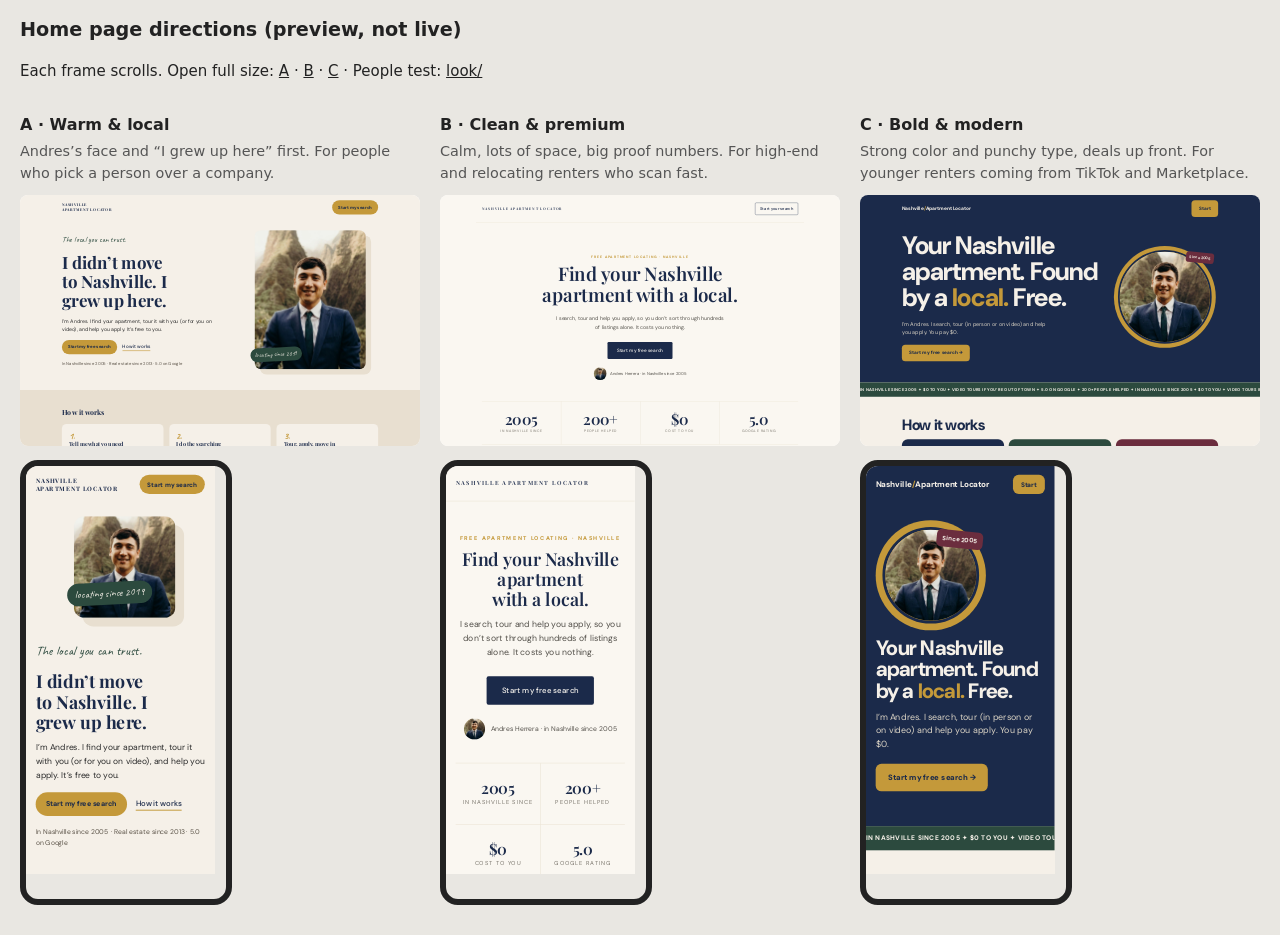
<file: preview/design/compare.html>
<!doctype html><html lang="en"><head><meta charset="utf-8"><meta name="viewport" content="width=device-width,initial-scale=1"><meta name="robots" content="noindex,nofollow"><title>Home page directions</title>
<style>body{margin:0;font:15px/1.5 system-ui,sans-serif;background:#e9e7e2;color:#222}h1{font-size:1.2rem;margin:0}header{padding:16px 20px}
.g{display:grid;grid-template-columns:repeat(3,1fr);gap:20px;padding:0 20px 30px}.col h2{font-size:1rem;margin:0 0 4px}.col p{margin:0 0 10px;color:#555;font-size:.9rem}
.d{width:100%;aspect-ratio:1366/860;overflow:hidden;border-radius:8px;background:#fff;position:relative}.d iframe{width:1366px;height:860px;border:0;transform-origin:0 0;position:absolute}
.p{width:200px;height:433px;overflow:hidden;border-radius:18px;border:6px solid #222;margin-top:14px;position:relative}.p iframe{width:390px;height:844px;border:0;transform:scale(.4834);transform-origin:0 0;position:absolute}
a{color:#222}@media(max-width:900px){.g{grid-template-columns:1fr}}</style></head><body>
<header><h1>Home page directions (preview, not live)</h1><p>Each frame scrolls. Open full size: <a href="a.html">A</a> · <a href="b.html">B</a> · <a href="c.html">C</a> · People test: <a href="look/">look/</a></p></header>
<div class="g">
<div class="col"><h2>A · Warm & local</h2><p>Andres’s face and “I grew up here” first. For people who pick a person over a company.</p><div class="d"><iframe src="a.html"></iframe></div><div class="p"><iframe src="a.html"></iframe></div></div>
<div class="col"><h2>B · Clean & premium</h2><p>Calm, lots of space, big proof numbers. For high-end and relocating renters who scan fast.</p><div class="d"><iframe src="b.html"></iframe></div><div class="p"><iframe src="b.html"></iframe></div></div>
<div class="col"><h2>C · Bold & modern</h2><p>Strong color and punchy type, deals up front. For younger renters coming from TikTok and Marketplace.</p><div class="d"><iframe src="c.html"></iframe></div><div class="p"><iframe src="c.html"></iframe></div></div>
</div>
<script>function fit(){document.querySelectorAll('.d').forEach(d=>{const f=d.querySelector('iframe');f.style.transform='scale('+(d.clientWidth/1366)+')'})}addEventListener('resize',fit);fit()</script>
</body></html>
</file>
